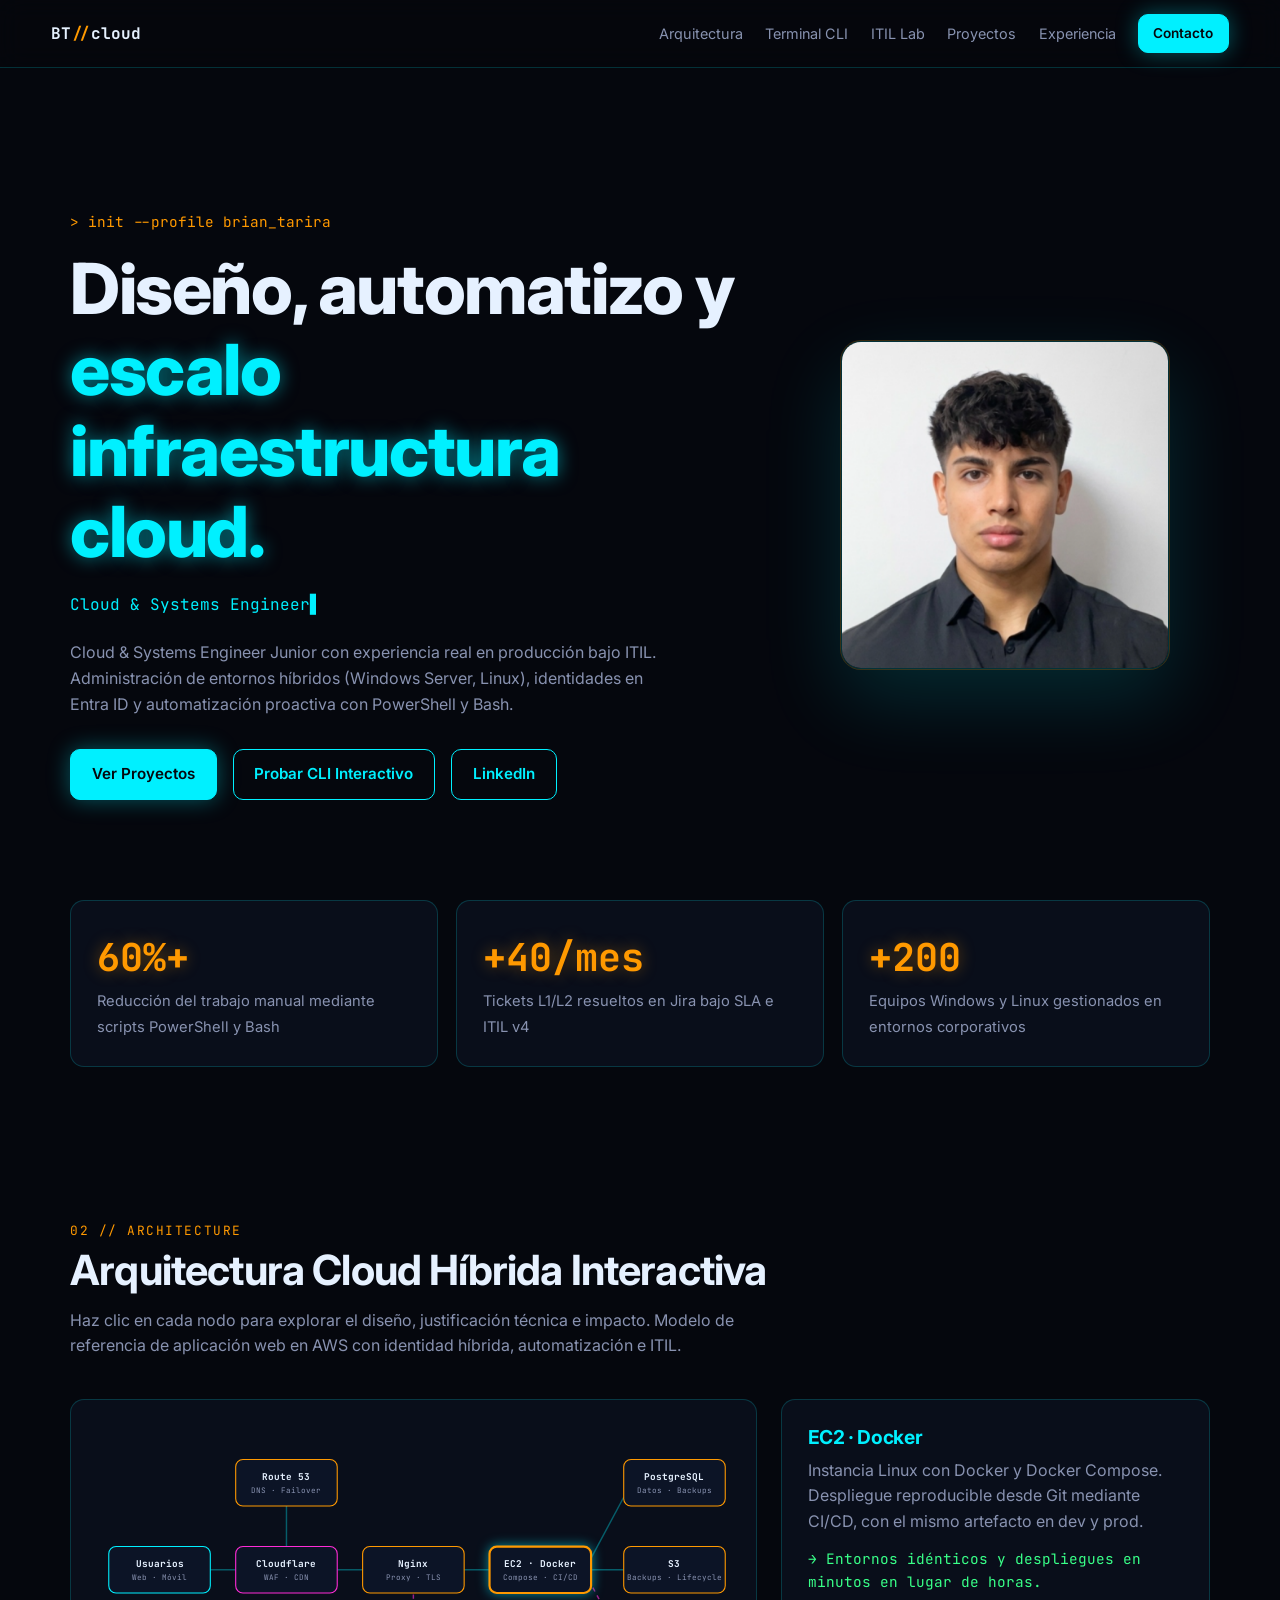
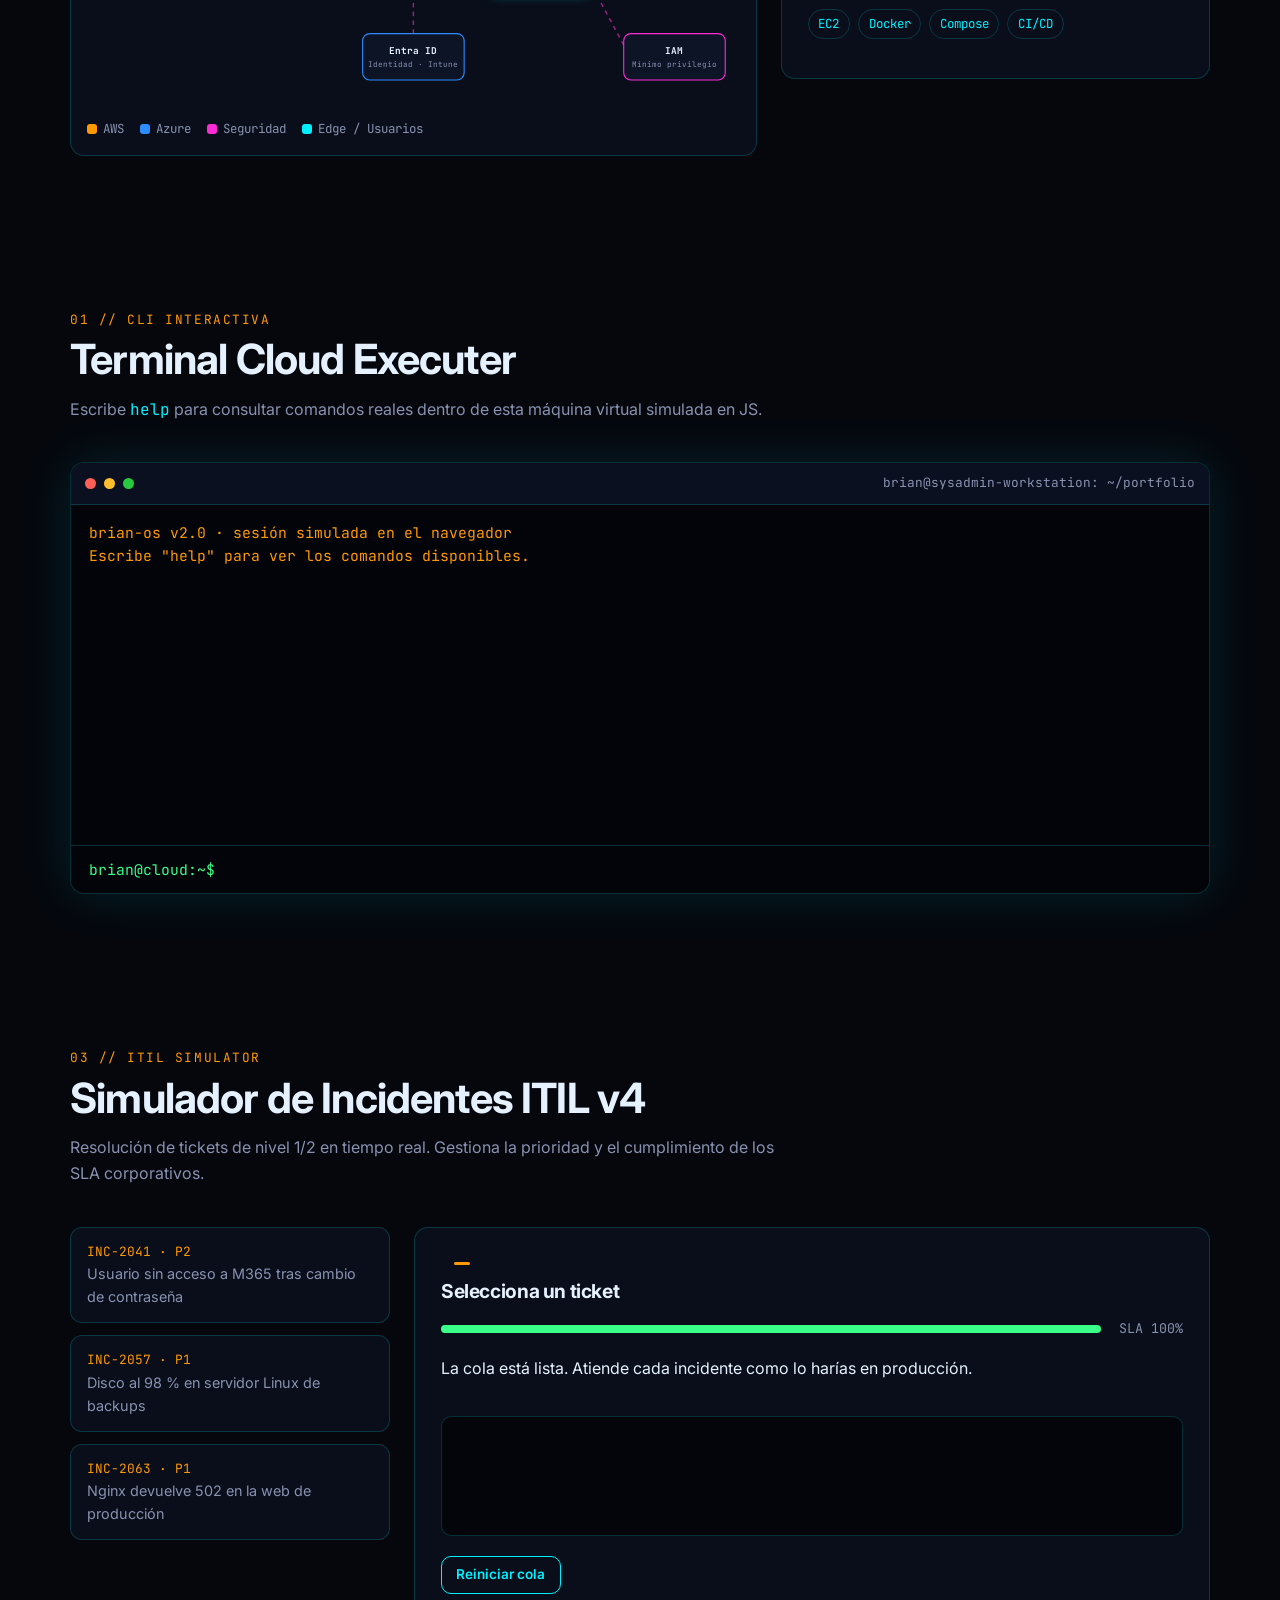
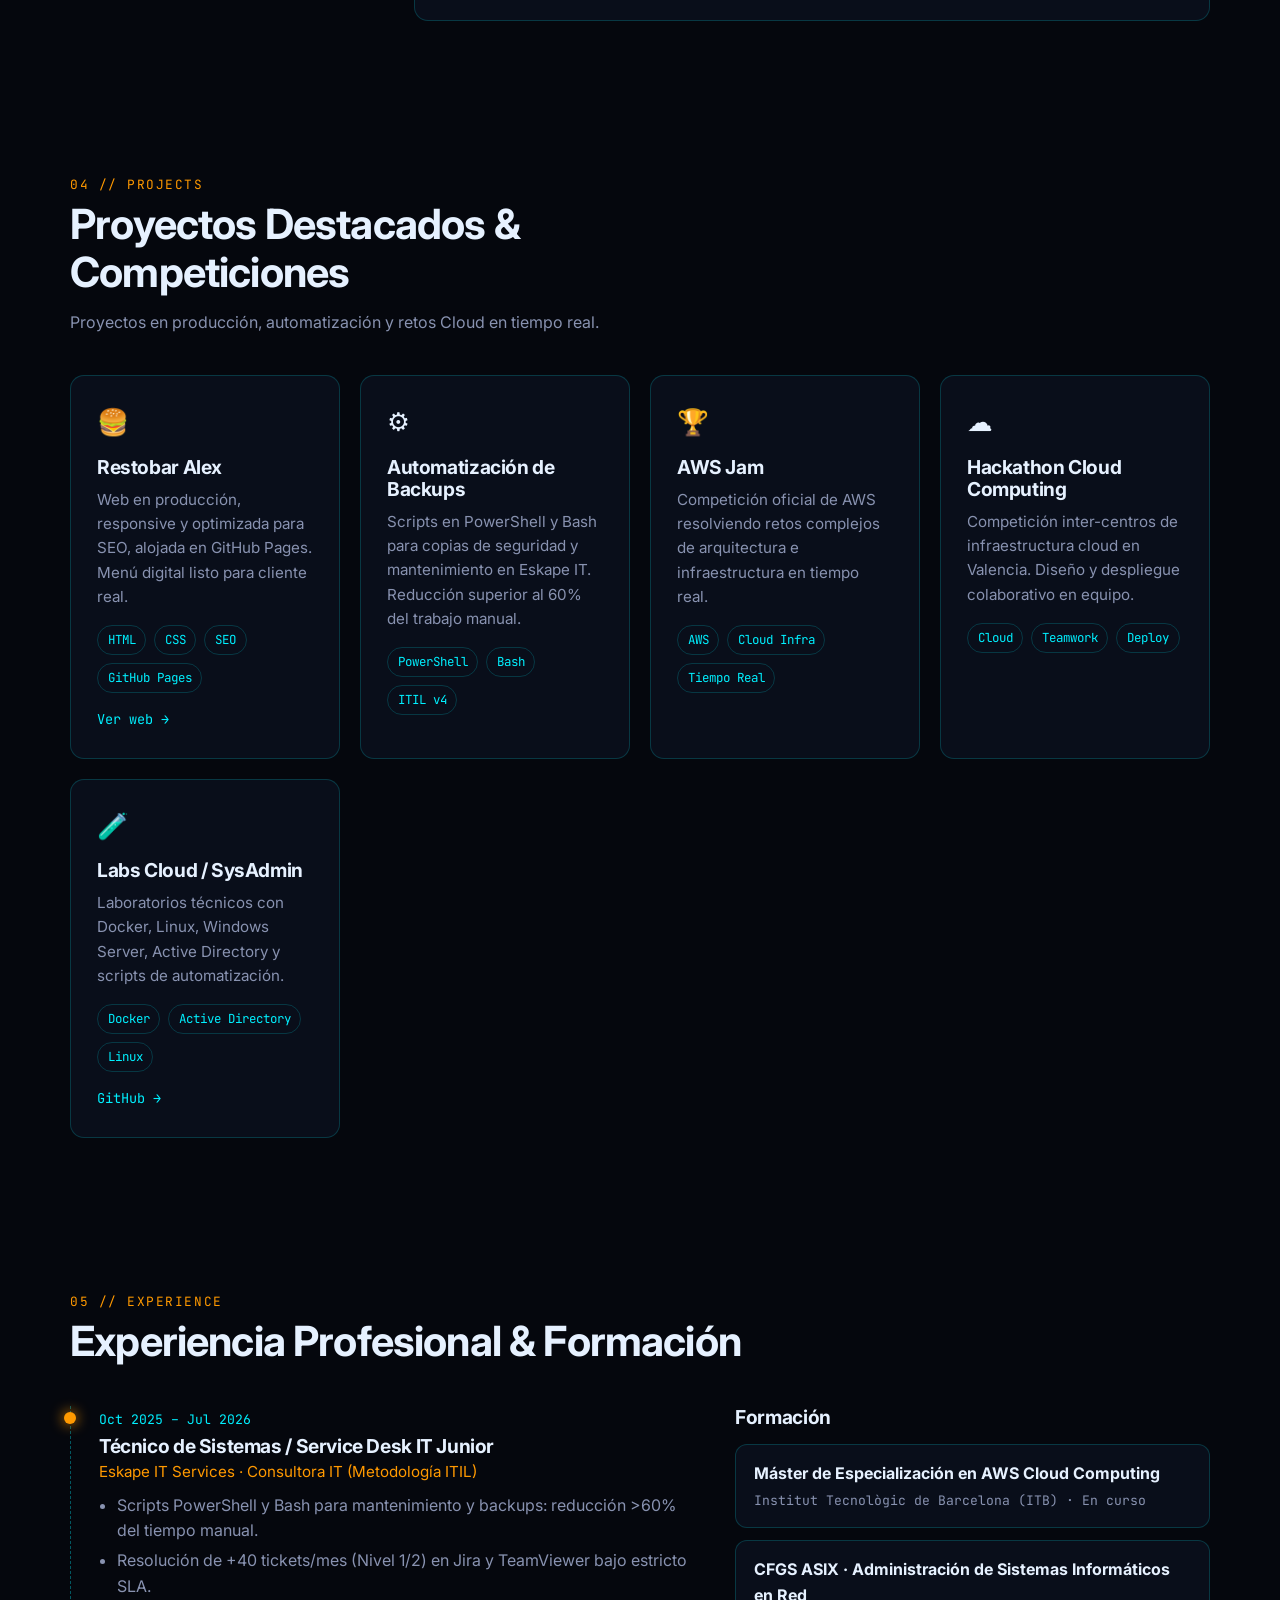
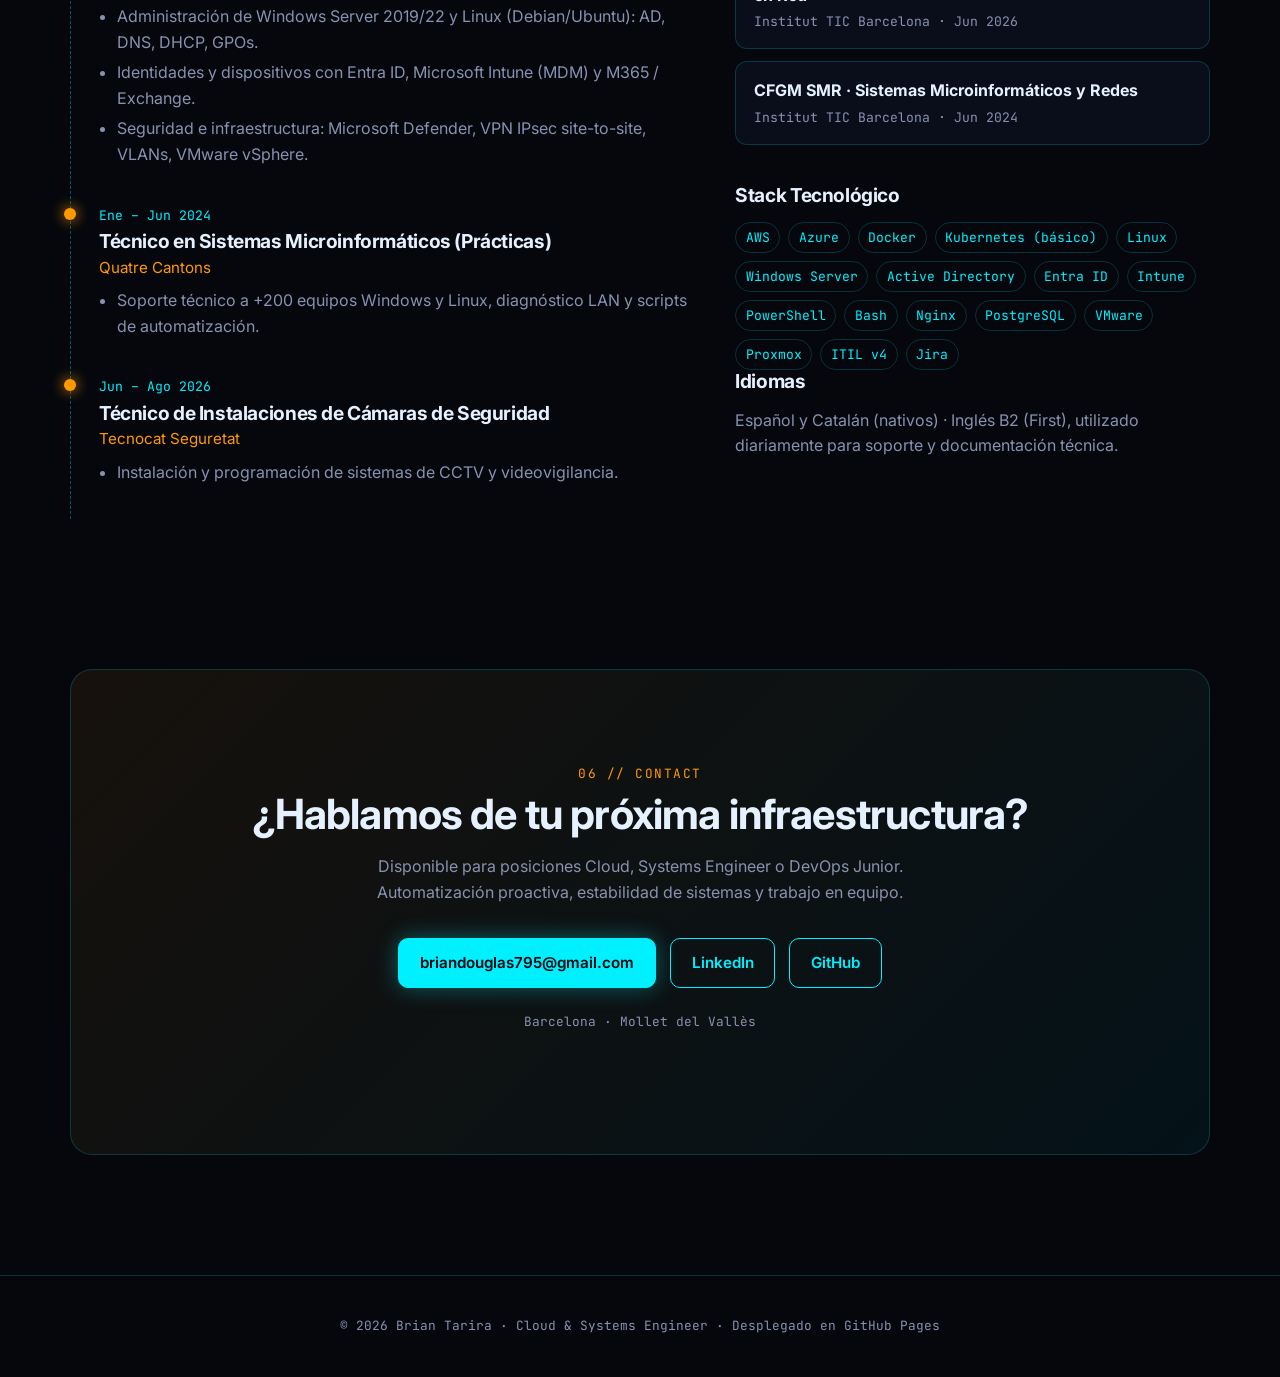
<file: index.html>
<!DOCTYPE html>
<html lang="es">
<head>
  <meta charset="UTF-8">
  <meta name="viewport" content="width=device-width, initial-scale=1.0">
  <title>Brian Tarira · Cloud & Systems Engineer | DevOps Junior</title>
  <meta name="description" content="Portfolio profesional de Brian Tarira: Cloud & Systems Engineer Junior, DevOps (AWS), automatización Bash/PowerShell (-60% tiempo manual) y metodología ITIL v4.">
  <meta name="theme-color" content="#05070d">

  <!-- Open Graph Meta Tags para LinkedIn, WhatsApp y Redes Sociales -->
  <meta property="og:title" content="Brian Tarira · Cloud & Systems Engineer | DevOps Junior">
  <meta property="og:description" content="Infraestructura Cloud en AWS, administración Linux/Windows, automatización Bash & PowerShell y resolución de incidencias bajo ITIL v4. Explora la terminal interactiva y los simuladores.">
  <meta property="og:image" content="https://briantarira7ea.github.io/assets/img/brian.png">
  <meta property="og:image:secure_url" content="https://briantarira7ea.github.io/assets/img/brian.png">
  <meta property="og:image:type" content="image/png">
  <meta property="og:image:width" content="800">
  <meta property="og:image:height" content="800">
  <meta property="og:url" content="https://briantarira7ea.github.io/">
  <meta property="og:type" content="website">

  <!-- Twitter Card -->
  <meta name="twitter:card" content="summary_large_image">
  <meta name="twitter:title" content="Brian Tarira · Cloud & Systems Engineer">
  <meta name="twitter:description" content="Infraestructura Cloud en AWS, automatización y operaciones ITIL v4.">
  <meta name="twitter:image" content="https://briantarira7ea.github.io/assets/img/brian.png">

  <link rel="icon" href="assets/img/brian.png">
  <link rel="preconnect" href="https://fonts.googleapis.com">
  <link rel="preconnect" href="https://fonts.gstatic.com" crossorigin>
  <link href="https://fonts.googleapis.com/css2?family=Inter:wght@400;600;800&family=JetBrains+Mono:wght@400;700&display=swap" rel="stylesheet">
  <link rel="stylesheet" href="assets/css/style.css">
  <script src="assets/js/main.js" defer></script>
</head>
<body>
  <canvas id="matrix" aria-hidden="true"></canvas>

  <header class="nav">
    <a href="#inicio" class="logo">BT<span>//</span>cloud</a>
    <button class="nav-toggle" aria-label="Abrir menú" aria-expanded="false">☰</button>
    <nav class="nav-links">
      <a href="#arquitectura">Arquitectura</a>
      <a href="#terminal">Terminal CLI</a>
      <a href="#itil">ITIL Lab</a>
      <a href="#proyectos">Proyectos</a>
      <a href="#experiencia">Experiencia</a>
      <a href="#contacto" class="btn-neon sm">Contacto</a>
    </nav>
  </header>

  <main>
    <!-- HERO -->
    <section id="inicio" class="hero container">
      <div class="hero-text">
        <p class="eyebrow">&gt; init --profile brian_tarira</p>
        <h1>Diseño, automatizo y <span class="neon">escalo infraestructura cloud.</span></h1>
        <p class="typing"><span id="typed"></span><span class="cursor">▋</span></p>
        <p class="lead">Cloud &amp; Systems Engineer Junior con experiencia real en producción bajo ITIL. Administración de entornos híbridos (Windows Server, Linux), identidades en Entra ID y automatización proactiva con PowerShell y Bash.</p>
        <div class="cta">
          <a href="#proyectos" class="btn-neon">Ver Proyectos</a>
          <a href="#terminal" class="btn-ghost">Probar CLI Interactivo</a>
          <a href="https://www.linkedin.com/in/brian-tarira/" target="_blank" rel="noopener" class="btn-ghost">LinkedIn</a>
        </div>
      </div>
      <figure class="hero-photo">
        <img src="assets/img/brian.png" alt="Retrato de Brian Tarira - Cloud & Systems Engineer">
      </figure>
    </section>

    <!-- MÉTRICAS -->
    <section class="container metrics reveal" aria-label="Métricas clave">
      <div class="metric">
        <strong data-count="60" data-suffix="%+">0</strong>
        <span>Reducción del trabajo manual mediante scripts PowerShell y Bash</span>
      </div>
      <div class="metric">
        <strong data-count="40" data-prefix="+" data-suffix="/mes">0</strong>
        <span>Tickets L1/L2 resueltos en Jira bajo SLA e ITIL v4</span>
      </div>
      <div class="metric">
        <strong data-count="200" data-prefix="+">0</strong>
        <span>Equipos Windows y Linux gestionados en entornos corporativos</span>
      </div>
    </section>

    <!-- ARQUITECTURA -->
    <section id="arquitectura" class="section container reveal">
      <header class="section-head">
        <span class="tag">02 // ARCHITECTURE</span>
        <h2>Arquitectura Cloud Híbrida Interactiva</h2>
        <p class="muted">Haz clic en cada nodo para explorar el diseño, justificación técnica e impacto. Modelo de referencia de aplicación web en AWS con identidad híbrida, automatización e ITIL.</p>
      </header>

      <div class="arch-wrap">
        <div class="arch-canvas">
          <svg id="arch-svg" viewBox="0 0 900 400" role="img" aria-label="Diagrama de arquitectura cloud">
            <g class="links">
              <line class="link" x1="170" y1="212" x2="205" y2="212"/>
              <line class="link" x1="345" y1="212" x2="380" y2="212"/>
              <line class="link" x1="520" y1="212" x2="555" y2="212"/>
              <line class="link" x1="695" y1="212" x2="740" y2="212"/>
              <line class="link" x1="695" y1="196" x2="740" y2="112"/>
              <line class="link" x1="275" y1="124" x2="275" y2="180"/>
              <line class="link dashed" x1="450" y1="300" x2="450" y2="244"/>
              <line class="link dashed" x1="740" y1="316" x2="695" y2="232"/>
            </g>

            <g class="node edge" data-node="users" tabindex="0" role="button" aria-label="Usuarios">
              <rect x="30" y="180" width="140" height="64" rx="10"/>
              <text x="100" y="208" class="node-title">Usuarios</text>
              <text x="100" y="226" class="node-sub">Web · Móvil</text>
            </g>
            <g class="node sec" data-node="cloudflare" tabindex="0" role="button" aria-label="Cloudflare">
              <rect x="205" y="180" width="140" height="64" rx="10"/>
              <text x="275" y="208" class="node-title">Cloudflare</text>
              <text x="275" y="226" class="node-sub">WAF · CDN</text>
            </g>
            <g class="node aws" data-node="route53" tabindex="0" role="button" aria-label="Route 53">
              <rect x="205" y="60" width="140" height="64" rx="10"/>
              <text x="275" y="88" class="node-title">Route 53</text>
              <text x="275" y="106" class="node-sub">DNS · Failover</text>
            </g>
            <g class="node aws" data-node="nginx" tabindex="0" role="button" aria-label="Nginx">
              <rect x="380" y="180" width="140" height="64" rx="10"/>
              <text x="450" y="208" class="node-title">Nginx</text>
              <text x="450" y="226" class="node-sub">Proxy · TLS</text>
            </g>
            <g class="node aws" data-node="ec2" tabindex="0" role="button" aria-label="EC2 Docker">
              <rect x="555" y="180" width="140" height="64" rx="10"/>
              <text x="625" y="208" class="node-title">EC2 · Docker</text>
              <text x="625" y="226" class="node-sub">Compose · CI/CD</text>
            </g>
            <g class="node aws" data-node="rds" tabindex="0" role="button" aria-label="PostgreSQL">
              <rect x="740" y="60" width="140" height="64" rx="10"/>
              <text x="810" y="88" class="node-title">PostgreSQL</text>
              <text x="810" y="106" class="node-sub">Datos · Backups</text>
            </g>
            <g class="node aws" data-node="s3" tabindex="0" role="button" aria-label="S3">
              <rect x="740" y="180" width="140" height="64" rx="10"/>
              <text x="810" y="208" class="node-title">S3</text>
              <text x="810" y="226" class="node-sub">Backups · Lifecycle</text>
            </g>
            <g class="node sec" data-node="iam" tabindex="0" role="button" aria-label="IAM">
              <rect x="740" y="300" width="140" height="64" rx="10"/>
              <text x="810" y="328" class="node-title">IAM</text>
              <text x="810" y="346" class="node-sub">Mínimo privilegio</text>
            </g>
            <g class="node azure" data-node="entra" tabindex="0" role="button" aria-label="Entra ID">
              <rect x="380" y="300" width="140" height="64" rx="10"/>
              <text x="450" y="328" class="node-title">Entra ID</text>
              <text x="450" y="346" class="node-sub">Identidad · Intune</text>
            </g>
          </svg>
          <div class="legend mono">
            <span><i class="lg aws"></i>AWS</span>
            <span><i class="lg azure"></i>Azure</span>
            <span><i class="lg sec"></i>Seguridad</span>
            <span><i class="lg edge"></i>Edge / Usuarios</span>
          </div>
        </div>

        <aside id="arch-detail" class="arch-detail" aria-live="polite"></aside>
      </div>
    </section>

    <!-- TERMINAL -->
    <section id="terminal" class="section container reveal">
      <header class="section-head">
        <span class="tag">01 // CLI INTERACTIVA</span>
        <h2>Terminal Cloud Executer</h2>
        <p class="muted">Escribe <code class="mono">help</code> para consultar comandos reales dentro de esta máquina virtual simulada en JS.</p>
      </header>
      <div class="terminal">
        <div class="term-bar">
          <span class="dot r"></span><span class="dot y"></span><span class="dot g"></span>
          <span class="term-title">brian@sysadmin-workstation: ~/portfolio</span>
        </div>
        <div class="term-body" id="term-out" aria-live="polite"></div>
        <form class="term-input" id="term-form" autocomplete="off">
          <label for="term-in" class="prompt-sign">brian@cloud:~$</label>
          <input id="term-in" type="text" spellcheck="false" aria-label="Entrada de terminal">
        </form>
      </div>
    </section>

    <!-- ITIL LAB -->
    <section id="itil" class="section container reveal">
      <header class="section-head">
        <span class="tag">03 // ITIL SIMULATOR</span>
        <h2>Simulador de Incidentes ITIL v4</h2>
        <p class="muted">Resolución de tickets de nivel 1/2 en tiempo real. Gestiona la prioridad y el cumplimiento de los SLA corporativos.</p>
      </header>
      <div class="itil-grid">
        <div class="queue" id="queue" aria-label="Cola de tickets"></div>
        <div class="console-box">
          <div class="ticket-head mono">
            <span id="t-id"></span>
            <span id="t-prio"></span>
          </div>
          <h3 id="t-title">Selecciona un ticket</h3>
          <div class="sla">
            <div class="sla-bar"><span id="sla-fill"></span></div>
            <small id="sla-text" class="mono">SLA 100%</small>
          </div>
          <p id="t-prompt" class="prompt"></p>
          <div class="options" id="options"></div>
          <div class="itil-log mono" id="itil-log" aria-live="polite"></div>
          <button class="btn-ghost sm" id="itil-reset" type="button">Reiniciar cola</button>
        </div>
      </div>
    </section>

    <!-- PROYECTOS -->
    <section id="proyectos" class="section container reveal">
      <header class="section-head">
        <span class="tag">04 // PROJECTS</span>
        <h2>Proyectos Destacados & Competiciones</h2>
        <p class="muted">Proyectos en producción, automatización y retos Cloud en tiempo real.</p>
      </header>
      <div class="grid-projects">
        <article class="card">
          <div class="icon">🍔</div>
          <h3>Restobar Alex</h3>
          <p>Web en producción, responsive y optimizada para SEO, alojada en GitHub Pages. Menú digital listo para cliente real.</p>
          <ul class="tags"><li>HTML</li><li>CSS</li><li>SEO</li><li>GitHub Pages</li></ul>
          <a class="more" href="https://restobaralex.github.io/menu-restobar-alex" target="_blank" rel="noopener">Ver web →</a>
        </article>
        <article class="card">
          <div class="icon">⚙️</div>
          <h3>Automatización de Backups</h3>
          <p>Scripts en PowerShell y Bash para copias de seguridad y mantenimiento en Eskape IT. Reducción superior al 60% del trabajo manual.</p>
          <ul class="tags"><li>PowerShell</li><li>Bash</li><li>ITIL v4</li></ul>
        </article>
        <article class="card">
          <div class="icon">🏆</div>
          <h3>AWS Jam</h3>
          <p>Competición oficial de AWS resolviendo retos complejos de arquitectura e infraestructura en tiempo real.</p>
          <ul class="tags"><li>AWS</li><li>Cloud Infra</li><li>Tiempo Real</li></ul>
        </article>
        <article class="card">
          <div class="icon">☁️</div>
          <h3>Hackathon Cloud Computing</h3>
          <p>Competición inter-centros de infraestructura cloud en Valencia. Diseño y despliegue colaborativo en equipo.</p>
          <ul class="tags"><li>Cloud</li><li>Teamwork</li><li>Deploy</li></ul>
        </article>
        <article class="card">
          <div class="icon">🧪</div>
          <h3>Labs Cloud / SysAdmin</h3>
          <p>Laboratorios técnicos con Docker, Linux, Windows Server, Active Directory y scripts de automatización.</p>
          <ul class="tags"><li>Docker</li><li>Active Directory</li><li>Linux</li></ul>
          <a class="more" href="https://github.com/briantarira7ea" target="_blank" rel="noopener">GitHub →</a>
        </article>
      </div>
    </section>

    <!-- EXPERIENCIA -->
    <section id="experiencia" class="section container reveal">
      <header class="section-head">
        <span class="tag">05 // EXPERIENCE</span>
        <h2>Experiencia Profesional & Formación</h2>
      </header>
      <div class="two-col">
        <div class="timeline">
          <div class="tl-item">
            <span class="tl-date mono">Oct 2025 – Jul 2026</span>
            <h3>Técnico de Sistemas / Service Desk IT Junior</h3>
            <p class="org">Eskape IT Services · Consultora IT (Metodología ITIL)</p>
            <ul>
              <li>Scripts PowerShell y Bash para mantenimiento y backups: reducción >60% del tiempo manual.</li>
              <li>Resolución de +40 tickets/mes (Nivel 1/2) en Jira y TeamViewer bajo estricto SLA.</li>
              <li>Administración de Windows Server 2019/22 y Linux (Debian/Ubuntu): AD, DNS, DHCP, GPOs.</li>
              <li>Identidades y dispositivos con Entra ID, Microsoft Intune (MDM) y M365 / Exchange.</li>
              <li>Seguridad e infraestructura: Microsoft Defender, VPN IPsec site-to-site, VLANs, VMware vSphere.</li>
            </ul>
          </div>
          <div class="tl-item">
            <span class="tl-date mono">Ene – Jun 2024</span>
            <h3>Técnico en Sistemas Microinformáticos (Prácticas)</h3>
            <p class="org">Quatre Cantons</p>
            <ul>
              <li>Soporte técnico a +200 equipos Windows y Linux, diagnóstico LAN y scripts de automatización.</li>
            </ul>
          </div>
          <div class="tl-item">
            <span class="tl-date mono">Jun – Ago 2026</span>
            <h3>Técnico de Instalaciones de Cámaras de Seguridad</h3>
            <p class="org">Tecnocat Seguretat</p>
            <ul>
              <li>Instalación y programación de sistemas de CCTV y videovigilancia.</li>
            </ul>
          </div>
        </div>

        <div>
          <h3 class="mb">Formación</h3>
          <div class="edu-list">
            <div class="edu"><strong>Máster de Especialización en AWS Cloud Computing</strong><span class="mono">Institut Tecnològic de Barcelona (ITB) · En curso</span></div>
            <div class="edu"><strong>CFGS ASIX · Administración de Sistemas Informáticos en Red</strong><span class="mono">Institut TIC Barcelona · Jun 2026</span></div>
            <div class="edu"><strong>CFGM SMR · Sistemas Microinformáticos y Redes</strong><span class="mono">Institut TIC Barcelona · Jun 2024</span></div>
          </div>

          <h3 class="mb">Stack Tecnológico</h3>
          <ul class="tags big">
            <li>AWS</li><li>Azure</li><li>Docker</li><li>Kubernetes (básico)</li><li>Linux</li><li>Windows Server</li><li>Active Directory</li><li>Entra ID</li><li>Intune</li><li>PowerShell</li><li>Bash</li><li>Nginx</li><li>PostgreSQL</li><li>VMware</li><li>Proxmox</li><li>ITIL v4</li><li>Jira</li>
          </ul>

          <h3 class="mb">Idiomas</h3>
          <p class="muted">Español y Catalán (nativos) · Inglés B2 (First), utilizado diariamente para soporte y documentación técnica.</p>
        </div>
      </div>
    </section>

    <!-- CONTACTO -->
    <section id="contacto" class="section container reveal">
      <div class="contact">
        <span class="tag">06 // CONTACT</span>
        <h2>¿Hablamos de tu próxima infraestructura?</h2>
        <p>Disponible para posiciones Cloud, Systems Engineer o DevOps Junior. Automatización proactiva, estabilidad de sistemas y trabajo en equipo.</p>
        <div class="contact-links">
          <a class="btn-neon" href="mailto:briandouglas795@gmail.com">briandouglas795@gmail.com</a>
          <a class="btn-ghost" href="https://www.linkedin.com/in/brian-tarira/" target="_blank" rel="noopener">LinkedIn</a>
          <a class="btn-ghost" href="https://github.com/briantarira7ea" target="_blank" rel="noopener">GitHub</a>
        </div>
        <p class="mono small">Barcelona · Mollet del Vallès</p>
      </div>
    </section>
  </main>

  <footer>
    <p>© <span id="year"></span> Brian Tarira · Cloud & Systems Engineer · Desplegado en GitHub Pages</p>
  </footer>
</body>
</html>
</file>
<file: assets/css/style.css>
/* ==========================================================================
   Brian Tarira · Portfolio 2.0 · Tech / Cyberpunk
   ========================================================================== */

:root {
  --bg: #05070d;
  --bg-2: #0a0f1c;
  --panel: rgba(12, 18, 32, 0.72);
  --line: rgba(0, 240, 255, 0.18);
  --text: #e6f1ff;
  --muted: #8892b0;
  --neon: #00f0ff;
  --aws: #ff9900;
  --azure: #2d8cff;
  --pink: #ff2bd6;
  --ok: #39ff88;
  --warn: #ffd166;
  --bad: #ff4d6d;
  --radius: 14px;
  --mono: 'JetBrains Mono', ui-monospace, SFMono-Regular, Menlo, Consolas, monospace;
  --sans: 'Inter', system-ui, -apple-system, 'Segoe UI', Roboto, sans-serif;
}

*,
*::before,
*::after { box-sizing: border-box; margin: 0; padding: 0; }

html {
  scroll-behavior: smooth;
  scroll-padding-top: 90px;
  background: var(--bg);
}

body {
  font-family: var(--sans);
  background: var(--bg);
  color: var(--text);
  line-height: 1.6;
  overflow-x: hidden;
  -webkit-font-smoothing: antialiased;
}

body::before {
  content: "";
  position: fixed;
  inset: 0;
  z-index: -1;
  pointer-events: none;
  background:
    radial-gradient(circle at 12% 8%, rgba(255, 153, 0, 0.09), transparent 40%),
    radial-gradient(circle at 88% 32%, rgba(0, 240, 255, 0.09), transparent 42%),
    radial-gradient(circle at 50% 100%, rgba(255, 43, 214, 0.05), transparent 45%);
}

#matrix {
  position: fixed;
  inset: 0;
  z-index: -2;
  opacity: 0.14;
  pointer-events: none;
}

a { color: var(--neon); text-decoration: none; }
img { max-width: 100%; display: block; }
code { color: var(--neon); }
figure { margin: 0; }

::selection { background: var(--aws); color: var(--bg); }
:focus-visible { outline: 2px solid var(--neon); outline-offset: 3px; }

.container { width: min(1140px, 92%); margin: 0 auto; }
.section { padding: 110px 0 40px; }
.section-head { margin-bottom: 40px; max-width: 720px; }
.mb { margin: 0 0 1rem; }
.small { font-size: 0.8rem; margin-top: 1.5rem; }

.tag {
  font-family: var(--mono);
  font-size: 0.8rem;
  color: var(--aws);
  letter-spacing: 0.12em;
}

h1, h2, h3 { line-height: 1.15; letter-spacing: -0.02em; }
h2 { font-size: clamp(1.9rem, 4vw, 2.6rem); margin: 0.3rem 0 0.8rem; }
h3 { font-size: 1.2rem; }

.neon { color: var(--neon); text-shadow: 0 0 18px rgba(0, 240, 255, 0.5); }
.muted { color: var(--muted); }
.mono { font-family: var(--mono); }

/* ---------- Botones ---------- */
.btn-neon,
.btn-ghost {
  display: inline-flex;
  align-items: center;
  gap: 0.4rem;
  padding: 0.75rem 1.3rem;
  border-radius: 10px;
  font: inherit;
  font-weight: 600;
  font-size: 0.95rem;
  border: 1px solid var(--neon);
  cursor: pointer;
  transition: transform 0.2s, box-shadow 0.2s, background 0.2s;
}
.btn-neon {
  color: var(--bg);
  background: var(--neon);
  box-shadow: 0 0 22px rgba(0, 240, 255, 0.35);
}
.btn-neon:hover { transform: translateY(-2px); box-shadow: 0 0 34px rgba(0, 240, 255, 0.6); }
.btn-ghost { background: transparent; color: var(--neon); }
.btn-ghost:hover { background: rgba(0, 240, 255, 0.08); }
.btn-neon.sm,
.btn-ghost.sm { padding: 0.45rem 0.9rem; font-size: 0.85rem; }

/* ---------- Navegación ---------- */
.nav {
  position: fixed;
  top: 0; left: 0; right: 0;
  z-index: 50;
  display: flex;
  justify-content: space-between;
  align-items: center;
  padding: 0.9rem 4%;
  backdrop-filter: blur(12px);
  -webkit-backdrop-filter: blur(12px);
  background: rgba(5, 7, 13, 0.6);
  border-bottom: 1px solid var(--line);
}
.logo { font-family: var(--mono); font-weight: 700; color: var(--text); }
.logo span { color: var(--aws); }
.nav-links { display: flex; gap: 1.4rem; align-items: center; }
.nav-links a { color: var(--muted); font-size: 0.9rem; transition: color 0.2s; }
.nav-links a:hover { color: var(--neon); }
.nav-links a.btn-neon { color: var(--bg); }
.nav-links a.btn-neon:hover { color: var(--bg); }
.nav-toggle {
  display: none;
  background: none;
  border: 1px solid var(--line);
  color: var(--neon);
  font-size: 1.2rem;
  padding: 0.2rem 0.6rem;
  border-radius: 8px;
  cursor: pointer;
}

/* ---------- Hero ---------- */
.hero {
  min-height: 100vh;
  display: grid;
  grid-template-columns: 1.25fr 0.75fr;
  gap: 48px;
  align-items: center;
  padding-top: 110px;
}
.eyebrow { font-family: var(--mono); color: var(--aws); font-size: 0.9rem; margin-bottom: 1rem; }
.hero h1 { font-size: clamp(2.4rem, 6vw, 4.4rem); font-weight: 800; }
.typing { font-family: var(--mono); color: var(--neon); margin: 1.2rem 0; min-height: 1.8em; }
.cursor { animation: blink 1s steps(1) infinite; }
@keyframes blink { 50% { opacity: 0; } }
.lead { color: var(--muted); max-width: 60ch; margin-bottom: 2rem; }
.cta { display: flex; gap: 1rem; flex-wrap: wrap; }

.hero-photo {
  justify-self: center;
  width: min(360px, 80%);
}
.hero-photo img {
  border-radius: 20px;
  border: 1px solid var(--line);
  box-shadow:
    0 0 0 1px rgba(255, 153, 0, 0.2),
    0 30px 80px rgba(0, 240, 255, 0.15);
}

/* ---------- Métricas ---------- */
.metrics {
  display: grid;
  grid-template-columns: repeat(3, 1fr);
  gap: 18px;
  margin-bottom: 40px;
}
.metric {
  padding: 26px;
  border: 1px solid var(--line);
  border-radius: var(--radius);
  background: var(--panel);
}
.metric strong {
  display: block;
  font-family: var(--mono);
  font-size: 2.4rem;
  color: var(--aws);
  text-shadow: 0 0 16px rgba(255, 153, 0, 0.4);
}
.metric span { color: var(--muted); font-size: 0.92rem; }

/* ---------- Arquitectura ---------- */
.arch-wrap {
  display: grid;
  grid-template-columns: 1.6fr 1fr;
  gap: 24px;
  align-items: start;
}
.arch-canvas {
  border: 1px solid var(--line);
  border-radius: var(--radius);
  background: var(--panel);
  padding: 16px;
  overflow: hidden;
}
#arch-svg { width: 100%; height: auto; display: block; }

.link { stroke: rgba(0, 240, 255, 0.35); stroke-width: 2; fill: none; }
.link.dashed {
  stroke: rgba(255, 43, 214, 0.6);
  stroke-dasharray: 6 6;
  animation: dash 1.2s linear infinite;
}
@keyframes dash { to { stroke-dashoffset: -24; } }

.node { cursor: pointer; outline: none; }
.node rect {
  fill: #0c1426;
  stroke-width: 1.5;
  transition: stroke-width 0.25s, filter 0.25s;
}
.node text { font-family: var(--mono); text-anchor: middle; pointer-events: none; }
.node-title { fill: var(--text); font-size: 13px; font-weight: 700; }
.node-sub { fill: var(--muted); font-size: 10.5px; }
.node.aws rect { stroke: var(--aws); }
.node.azure rect { stroke: var(--azure); }
.node.sec rect { stroke: var(--pink); }
.node.edge rect { stroke: var(--neon); }
.node:hover rect,
.node:focus-visible rect,
.node.active rect {
  stroke-width: 3;
  filter: drop-shadow(0 0 8px rgba(0, 240, 255, 0.55));
}

.legend {
  display: flex;
  flex-wrap: wrap;
  gap: 0.4rem 1rem;
  margin-top: 0.8rem;
  font-size: 0.78rem;
  color: var(--muted);
}
.legend span { display: inline-flex; align-items: center; gap: 6px; }
.lg { display: inline-block; width: 10px; height: 10px; border-radius: 3px; }
.lg.aws { background: var(--aws); }
.lg.azure { background: var(--azure); }
.lg.sec { background: var(--pink); }
.lg.edge { background: var(--neon); }

.arch-detail {
  border: 1px solid var(--line);
  border-radius: var(--radius);
  background: var(--panel);
  padding: 26px;
  min-height: 280px;
}
.arch-detail h3 { color: var(--neon); margin-bottom: 0.6rem; }
.arch-detail p { color: var(--muted); margin-bottom: 0.8rem; }
.arch-detail .impact { color: var(--ok); font-family: var(--mono); font-size: 0.9rem; }
.flash { animation: flash 0.6s ease; }
@keyframes flash {
  0% { box-shadow: 0 0 0 rgba(0, 240, 255, 0); }
  40% { box-shadow: 0 0 30px rgba(0, 240, 255, 0.35); }
  100% { box-shadow: none; }
}

.tags {
  list-style: none;
  display: flex;
  flex-wrap: wrap;
  gap: 0.5rem;
  margin-top: 1rem;
}
.tags li {
  font-family: var(--mono);
  font-size: 0.78rem;
  padding: 0.25rem 0.6rem;
  border: 1px solid var(--line);
  border-radius: 999px;
  color: var(--neon);
}
.tags.big li { font-size: 0.82rem; }

/* ---------- Terminal ---------- */
.terminal {
  border: 1px solid var(--line);
  border-radius: var(--radius);
  background: rgba(3, 5, 10, 0.92);
  box-shadow: 0 0 50px rgba(0, 240, 255, 0.12);
  overflow: hidden;
  font-family: var(--mono);
  font-size: 0.92rem;
}
.term-bar {
  display: flex;
  align-items: center;
  gap: 8px;
  padding: 10px 14px;
  background: #0b1020;
  border-bottom: 1px solid var(--line);
}
.dot { width: 11px; height: 11px; border-radius: 50%; }
.dot.r { background: #ff5f56; }
.dot.y { background: #ffbd2e; }
.dot.g { background: #27c93f; }
.term-title { margin-left: auto; color: var(--muted); font-size: 0.8rem; }
.term-body {
  height: 340px;
  overflow-y: auto;
  padding: 16px 18px;
}
.line {
  white-space: pre-wrap;
  color: #b8c7e0;
  word-break: break-word;
}
.line.cmd { color: var(--neon); }
.line.err { color: var(--bad); }
.line.accent { color: var(--aws); }
.term-input {
  display: flex;
  align-items: center;
  gap: 0.6rem;
  padding: 12px 18px;
  border-top: 1px solid var(--line);
}
.prompt-sign { color: var(--ok); white-space: nowrap; }
.term-input input {
  flex: 1;
  min-width: 0;
  background: transparent;
  border: 0;
  outline: none;
  color: var(--text);
  font: inherit;
  caret-color: var(--neon);
}

/* ---------- ITIL ---------- */
.itil-grid {
  display: grid;
  grid-template-columns: 320px 1fr;
  gap: 24px;
  align-items: start;
}
.queue { display: flex; flex-direction: column; gap: 12px; }
.queue-item {
  text-align: left;
  background: var(--panel);
  border: 1px solid var(--line);
  border-radius: 12px;
  padding: 14px 16px;
  color: var(--text);
  font: inherit;
  cursor: pointer;
  transition: border-color 0.2s, transform 0.2s, box-shadow 0.2s;
}
.queue-item:hover { border-color: var(--neon); transform: translateX(4px); }
.queue-item.active { border-color: var(--aws); box-shadow: 0 0 20px rgba(255, 153, 0, 0.2); }
.qi-id { display: block; font-family: var(--mono); color: var(--aws); font-size: 0.8rem; }
.qi-title { display: block; font-size: 0.9rem; color: var(--muted); }

.console-box {
  border: 1px solid var(--line);
  border-radius: var(--radius);
  background: var(--panel);
  padding: 26px;
}
.ticket-head {
  display: flex;
  gap: 0.8rem;
  align-items: center;
  font-size: 0.85rem;
  color: var(--muted);
  margin-bottom: 0.4rem;
  min-height: 1.5em;
}
#t-prio {
  color: var(--bg);
  background: var(--aws);
  padding: 0.1rem 0.5rem;
  border-radius: 6px;
  font-weight: 700;
}
.sla { display: flex; align-items: center; gap: 12px; margin: 1rem 0; }
.sla-bar {
  flex: 1;
  height: 8px;
  background: #111a2e;
  border-radius: 99px;
  overflow: hidden;
}
#sla-fill {
  display: block;
  height: 100%;
  width: 100%;
  background: var(--ok);
  transition: width 0.4s, background 0.4s;
}
#sla-fill.warn { background: var(--warn); }
#sla-fill.bad { background: var(--bad); }
#sla-text { color: var(--muted); min-width: 70px; text-align: right; }
.prompt { color: var(--text); margin-bottom: 1rem; min-height: 1.6em; }
.options {
  display: grid;
  grid-template-columns: 1fr 1fr;
  gap: 10px;
}
.btn-option {
  background: transparent;
  border: 1px solid var(--line);
  color: var(--text);
  padding: 0.9rem;
  border-radius: 10px;
  text-align: left;
  font: inherit;
  font-size: 0.92rem;
  cursor: pointer;
  transition: all 0.2s;
}
.btn-option:hover {
  border-color: var(--neon);
  background: rgba(0, 240, 255, 0.06);
}
.itil-log {
  margin: 1.2rem 0;
  min-height: 120px;
  max-height: 200px;
  overflow: auto;
  background: #03050a;
  border: 1px solid var(--line);
  border-radius: 10px;
  padding: 14px;
  font-size: 0.85rem;
  color: #b8c7e0;
}
.itil-log .ok { color: var(--ok); }
.itil-log .bad { color: var(--bad); }

/* ---------- Proyectos ---------- */
.grid-projects {
  display: grid;
  grid-template-columns: repeat(auto-fit, minmax(260px, 1fr));
  gap: 20px;
}
.card {
  padding: 26px;
  border-radius: var(--radius);
  background: var(--panel);
  border: 1px solid var(--line);
  transition: transform 0.25s, border-color 0.25s, box-shadow 0.25s;
}
.card:hover {
  transform: translateY(-6px);
  border-color: rgba(255, 153, 0, 0.6);
  box-shadow: 0 20px 50px rgba(255, 153, 0, 0.12);
}
.card .icon { font-size: 1.6rem; margin-bottom: 0.8rem; }
.card p { color: var(--muted); font-size: 0.95rem; margin: 0.6rem 0 0; }
.card .tags { margin-top: 1rem; }
.card .more {
  display: inline-block;
  margin-top: 1rem;
  font-family: var(--mono);
  font-size: 0.85rem;
}

/* ---------- Experiencia ---------- */
.two-col {
  display: grid;
  grid-template-columns: 1.3fr 1fr;
  gap: 48px;
}
.timeline {
  position: relative;
  padding-left: 28px;
  border-left: 1px dashed rgba(0, 240, 255, 0.35);
}
.tl-item { position: relative; margin-bottom: 34px; }
.tl-item::before {
  content: "";
  position: absolute;
  left: -35px;
  top: 6px;
  width: 12px;
  height: 12px;
  border-radius: 50%;
  background: var(--aws);
  box-shadow: 0 0 14px var(--aws);
}
.tl-date { color: var(--neon); font-size: 0.82rem; }
.tl-item h3 { margin: 0.2rem 0; }
.tl-item .org { color: var(--aws); font-size: 0.95rem; margin-bottom: 0.5rem; }
.tl-item ul { padding-left: 1.1rem; color: var(--muted); }
.tl-item li { margin-bottom: 0.3rem; }
.edu-list { display: grid; gap: 12px; margin-bottom: 2.4rem; }
.edu {
  display: flex;
  flex-direction: column;
  gap: 0.2rem;
  padding: 16px 18px;
  border: 1px solid var(--line);
  border-radius: 12px;
  background: var(--panel);
}
.edu span { color: var(--muted); font-size: 0.82rem; }

/* ---------- Contacto ---------- */
.contact {
  text-align: center;
  padding: 90px 30px;
  border: 1px solid var(--line);
  border-radius: 22px;
  background: linear-gradient(135deg, rgba(255, 153, 0, 0.07), rgba(0, 240, 255, 0.05));
}
.contact p { color: var(--muted); max-width: 60ch; margin: 1rem auto 2rem; }
.contact .small { margin-top: 1.5rem; color: var(--muted); }
.contact-links {
  display: flex;
  gap: 14px;
  flex-wrap: wrap;
  justify-content: center;
}

footer {
  padding: 40px 0;
  margin-top: 80px;
  text-align: center;
  color: var(--muted);
  font-family: var(--mono);
  font-size: 0.8rem;
  border-top: 1px solid var(--line);
}

/* ---------- Reveal on scroll ---------- */
.reveal {
  opacity: 0;
  transform: translateY(24px);
  transition: opacity 0.8s ease, transform 0.8s ease;
}
.reveal.visible { opacity: 1; transform: none; }

/* ---------- Responsive ---------- */
@media (max-width: 900px) {
  .hero {
    grid-template-columns: 1fr;
    padding-top: 120px;
  }
  .hero-photo { order: -1; width: 200px; justify-self: start; }
  .arch-wrap,
  .itil-grid,
  .two-col { grid-template-columns: 1fr; }
  .metrics { grid-template-columns: 1fr; }
}

@media (max-width: 720px) {
  .nav-toggle { display: block; }
  .nav-links {
    position: absolute;
    top: 100%;
    left: 0;
    right: 0;
    display: none;
    flex-direction: column;
    gap: 1rem;
    padding: 1rem 4%;
    background: rgba(5, 7, 13, 0.97);
    border-bottom: 1px solid var(--line);
  }
  .nav-links.open { display: flex; }
  .options { grid-template-columns: 1fr; }
  .term-body { height: 300px; }
  .contact { padding: 60px 20px; }
}

@media (prefers-reduced-motion: reduce) {
  *,
  *::before,
  *::after {
    animation: none !important;
    transition: none !important;
  }
  html { scroll-behavior: auto; }
  .reveal { opacity: 1; transform: none; }
}
</file>
